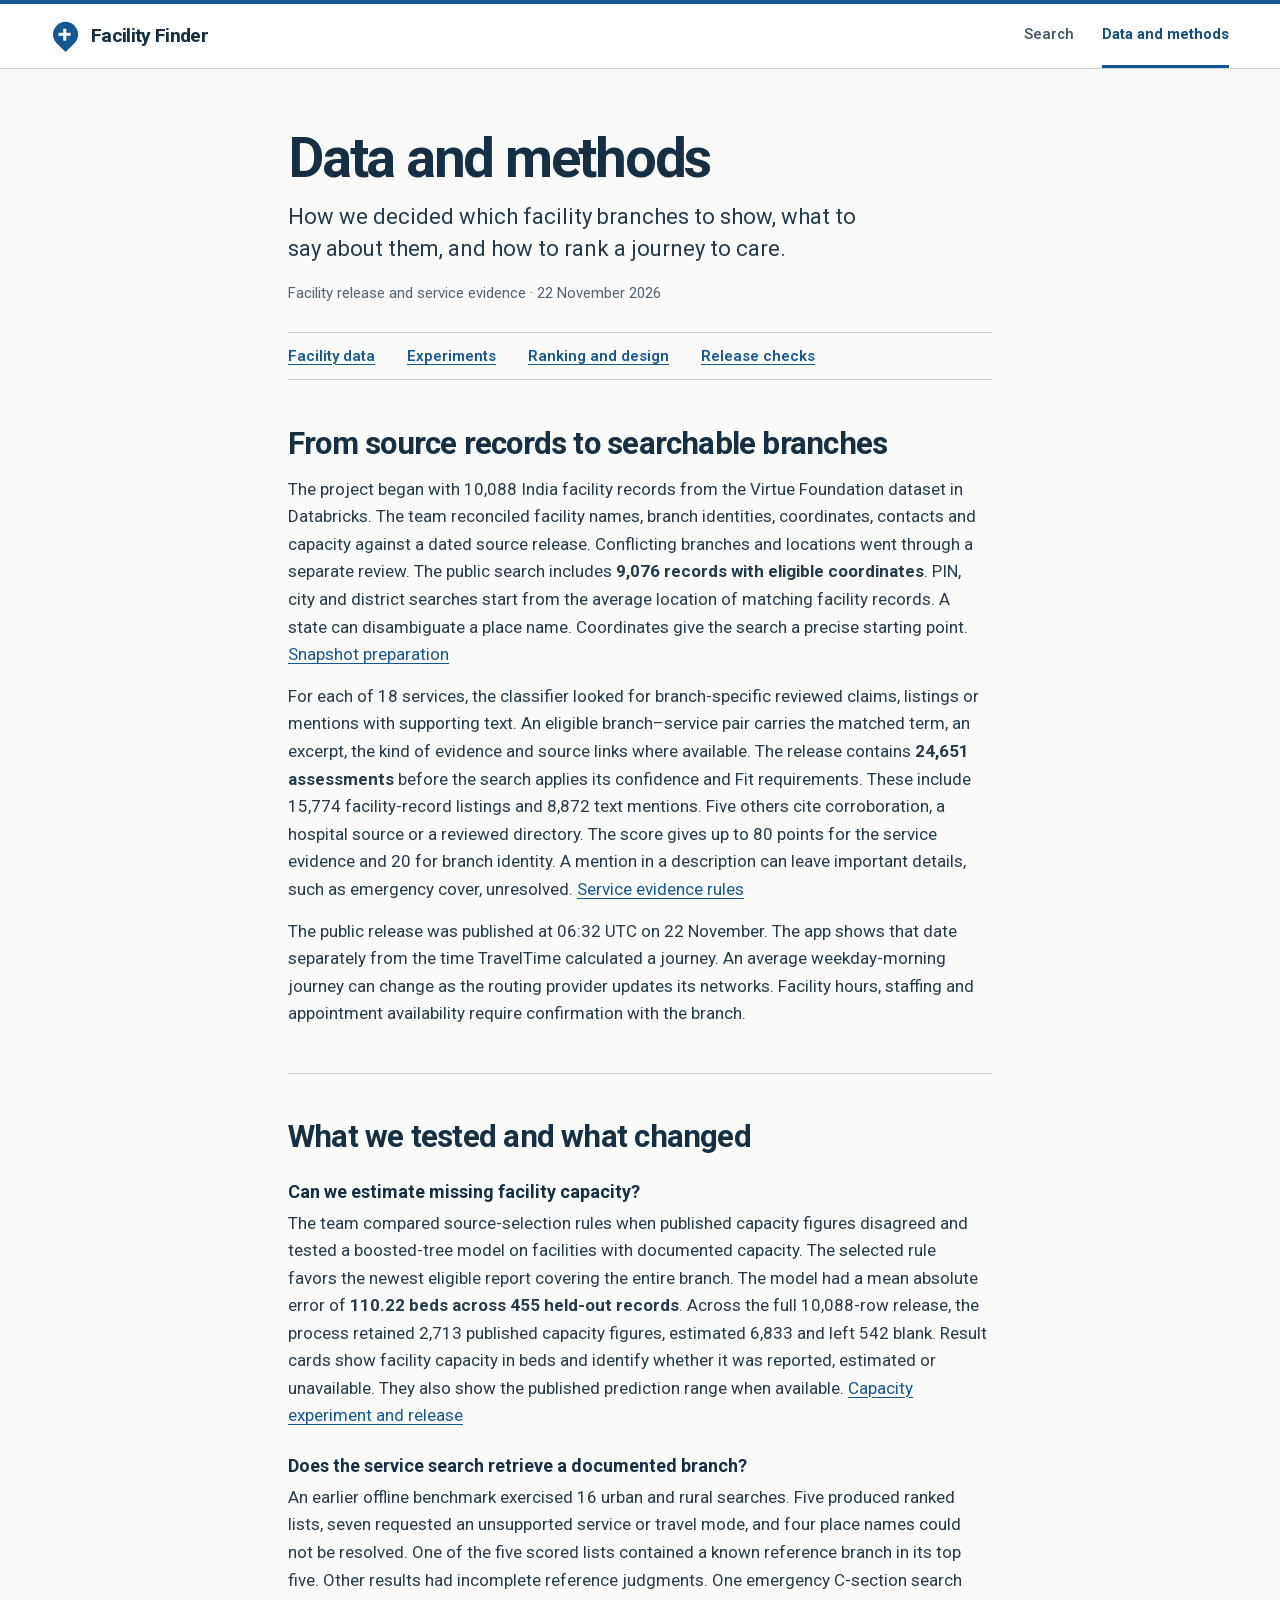
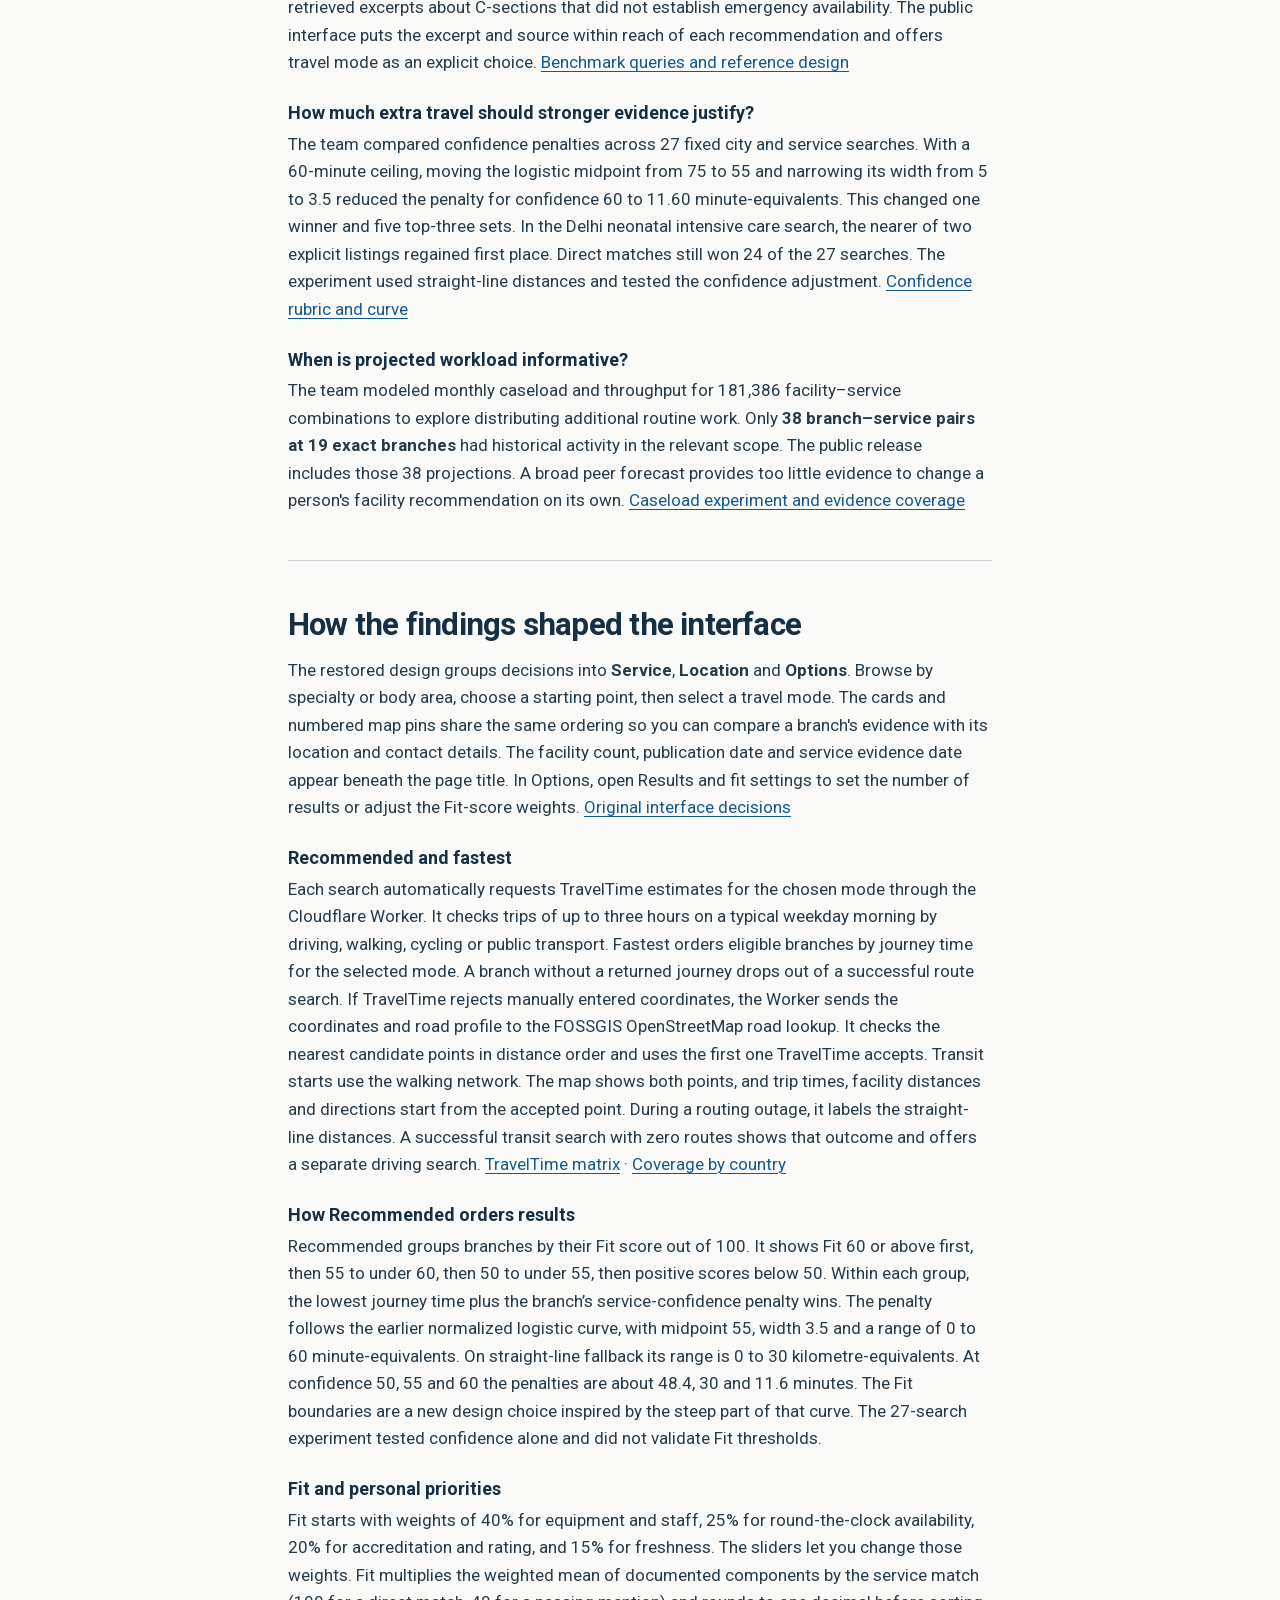
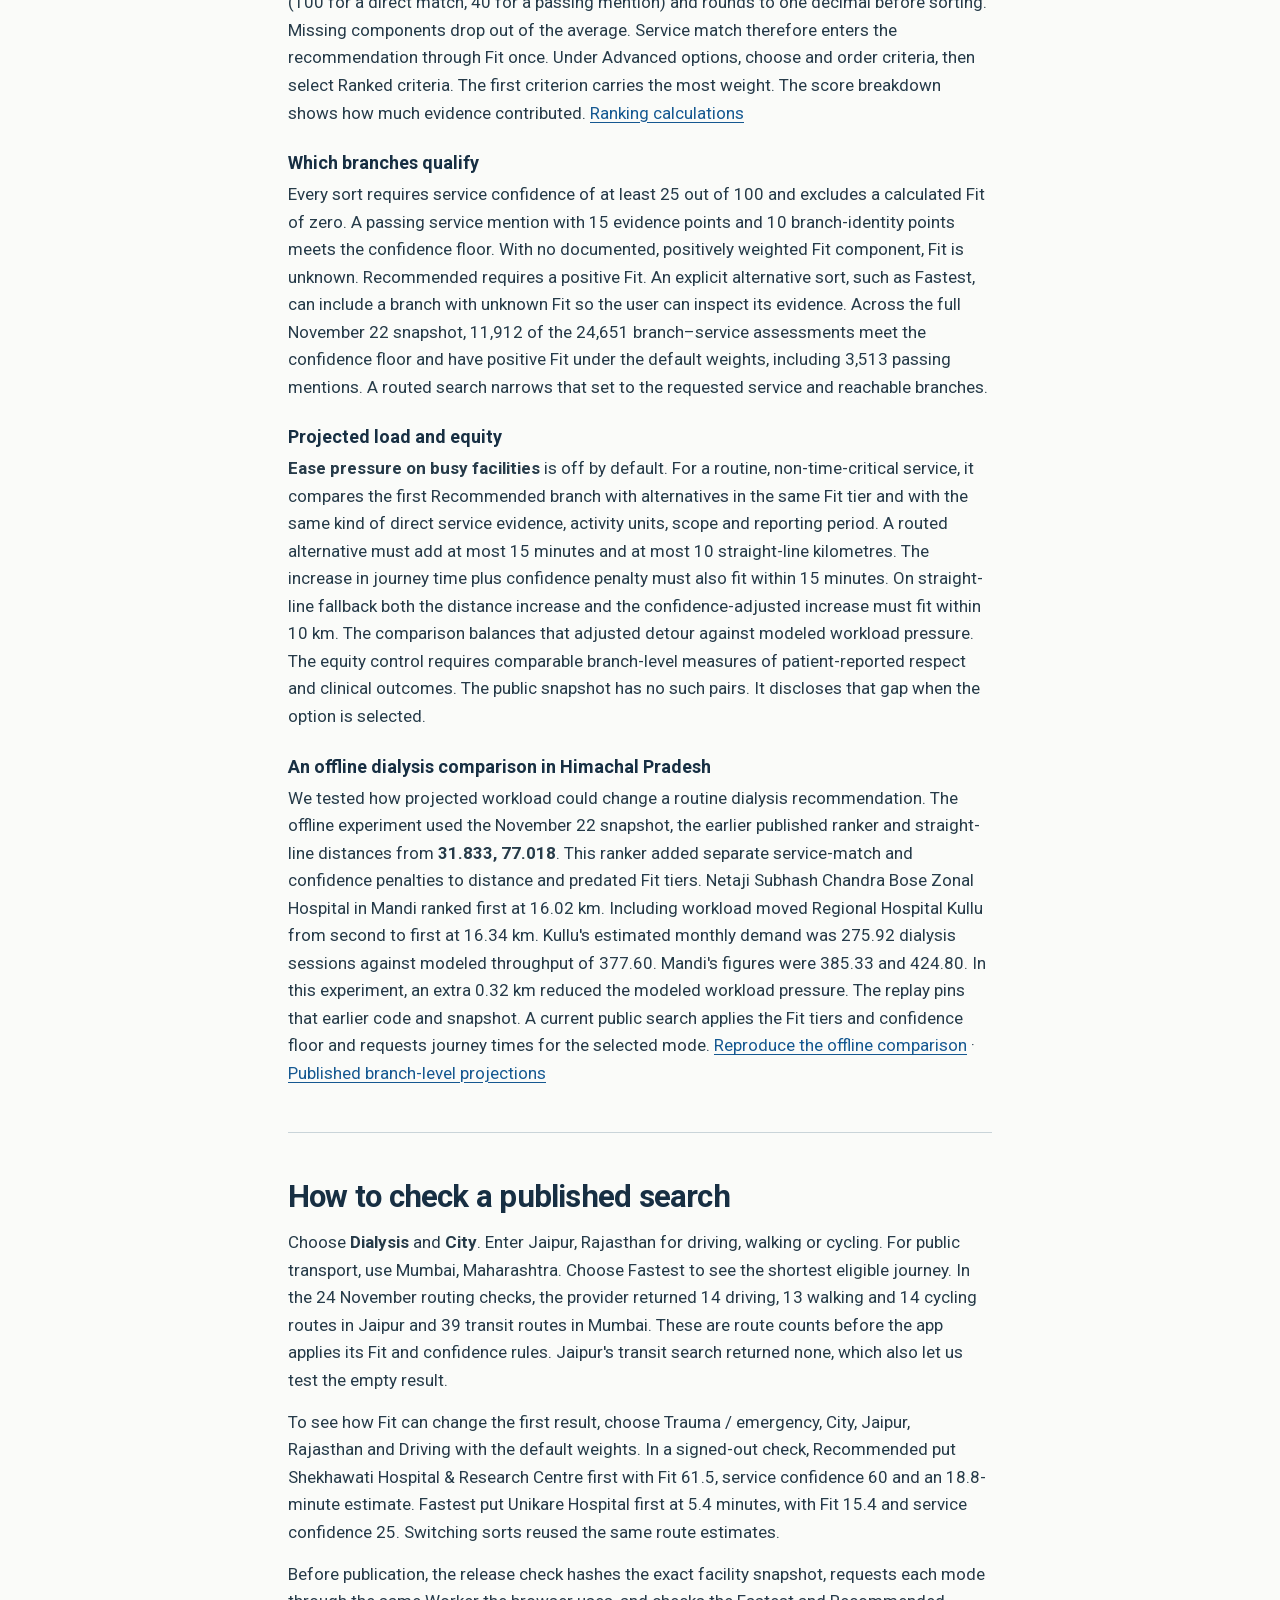
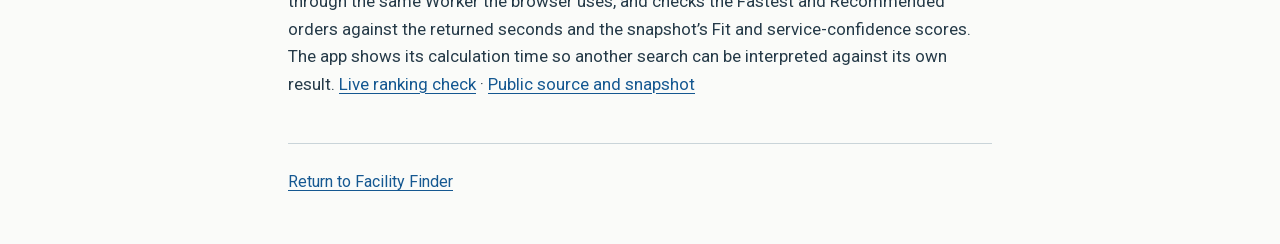
<file: methods.html>
<!doctype html>
<html lang="en">
<head>
  <meta charset="utf-8">
  <meta name="viewport" content="width=device-width, initial-scale=1">
  <meta name="robots" content="noindex">
  <meta name="description" content="How Facility Finder turned a dated facility release into evidence-backed searches and compared travel, fit and projected workload.">
  <title>Data and methods · Facility Finder</title>
  <link rel="stylesheet" href="./fonts/roboto.css">
  <link rel="stylesheet" href="./report.css?v=a8903397">
  <link rel="stylesheet" href="./directory.css?v=89f815fa">
</head>
<body>
  <header class="site-bar">
    <div class="site-bar-inner">
      <a class="site-brand" href="./"><span class="brand-pin" aria-hidden="true"></span>Facility Finder</a>
      <nav class="site-nav" aria-label="Main navigation">
        <a href="./">Search</a><a href="./methods.html" aria-current="page">Data and methods</a>
      </nav>
    </div>
  </header>
  <main>
    <header class="report-intro">
      <h1>Data and methods</h1>
      <p class="lead">How we decided which facility branches to show, what to say about them, and how to rank a journey to care.</p>
      <p class="date">Facility release and service evidence · <time datetime="2026-11-22">22 November 2026</time></p>
    </header>
    <nav class="section-nav" aria-label="Report sections">
      <a href="#release">Facility data</a>
      <a href="#experiments">Experiments</a>
      <a href="#ranking">Ranking and design</a>
      <a href="#checks">Release checks</a>
    </nav>

    <section id="release" aria-labelledby="release-heading" tabindex="-1">
      <h2 id="release-heading">From source records to searchable branches</h2>
      <p>The project began with 10,088 India facility records from the Virtue Foundation dataset in Databricks. The team reconciled facility names, branch identities, coordinates, contacts and capacity against a dated source release. Conflicting branches and locations went through a separate review. The public search includes <strong>9,076 records with eligible coordinates</strong>. PIN, city and district searches start from the average location of matching facility records. A state can disambiguate a place name. Coordinates give the search a precise starting point. <a href="https://github.com/yana-157/facility-finder/blob/main/build_data.py">Snapshot preparation</a></p>
      <p>For each of 18 services, the classifier looked for branch-specific reviewed claims, listings or mentions with supporting text. An eligible branch–service pair carries the matched term, an excerpt, the kind of evidence and source links where available. The release contains <strong>24,651 assessments</strong> before the search applies its confidence and Fit requirements. These include 15,774 facility-record listings and 8,872 text mentions. Five others cite corroboration, a hospital source or a reviewed directory. The score gives up to 80 points for the service evidence and 20 for branch identity. A mention in a description can leave important details, such as emergency cover, unresolved. <a href="https://github.com/augustchu/datathon-F26/blob/ed9d1a8/first-prototype/classic_confidence.py">Service evidence rules</a></p>
      <p>The public release was published at 06:32 UTC on 22 November. The app shows that date separately from the time TravelTime calculated a journey. An average weekday-morning journey can change as the routing provider updates its networks. Facility hours, staffing and appointment availability require confirmation with the branch.</p>
    </section>
    <section id="experiments" aria-labelledby="experiments-heading" tabindex="-1">
      <h2 id="experiments-heading">What we tested and what changed</h2>
      <h3>Can we estimate missing facility capacity?</h3>
      <p>The team compared source-selection rules when published capacity figures disagreed and tested a boosted-tree model on facilities with documented capacity. The selected rule favors the newest eligible report covering the entire branch. The model had a mean absolute error of <strong>110.22 beds across 455 held-out records</strong>. Across the full 10,088-row release, the process retained 2,713 published capacity figures, estimated 6,833 and left 542 blank. Result cards show facility capacity in beds and identify whether it was reported, estimated or unavailable. They also show the published prediction range when available. <a href="https://github.com/augustchu/datathon-F26/blob/ed9d1a8/max-supplemented-data/experiments/capacity/NEWEST_CAPACITY_RELEASE.md">Capacity experiment and release</a></p>
      <h3>Does the service search retrieve a documented branch?</h3>
      <p>An earlier offline benchmark exercised 16 urban and rural searches. Five produced ranked lists, seven requested an unsupported service or travel mode, and four place names could not be resolved. One of the five scored lists contained a known reference branch in its top five. Other results had incomplete reference judgments. One emergency C-section search retrieved excerpts about C-sections that did not establish emergency availability. The public interface puts the excerpt and source within reach of each recommendation and offers travel mode as an explicit choice. <a href="https://github.com/augustchu/datathon-F26/tree/18335aa/recommendation-benchmark">Benchmark queries and reference design</a></p>
      <h3>How much extra travel should stronger evidence justify?</h3>
      <p>The team compared confidence penalties across 27 fixed city and service searches. With a 60-minute ceiling, moving the logistic midpoint from 75 to 55 and narrowing its width from 5 to 3.5 reduced the penalty for confidence 60 to 11.60 minute-equivalents. This changed one winner and five top-three sets. In the Delhi neonatal intensive care search, the nearer of two explicit listings regained first place. Direct matches still won 24 of the 27 searches. The experiment used straight-line distances and tested the confidence adjustment. <a href="https://github.com/augustchu/datathon-F26/blob/ed9d1a8/first-prototype/classic_confidence.py">Confidence rubric and curve</a></p>
      <h3>When is projected workload informative?</h3>
      <p>The team modeled monthly caseload and throughput for 181,386 facility–service combinations to explore distributing additional routine work. Only <strong>38 branch–service pairs at 19 exact branches</strong> had historical activity in the relevant scope. The public release includes those 38 projections. A broad peer forecast provides too little evidence to change a person's facility recommendation on its own. <a href="https://github.com/augustchu/datathon-F26/blob/af89658/non-ml/caseload/NETWORK_CASELOAD.md">Caseload experiment and evidence coverage</a></p>
    </section>
    <section id="ranking" aria-labelledby="ranking-heading" tabindex="-1">
      <h2 id="ranking-heading">How the findings shaped the interface</h2>
      <p>The restored design groups decisions into <strong>Service</strong>, <strong>Location</strong> and <strong>Options</strong>. Browse by specialty or body area, choose a starting point, then select a travel mode. The cards and numbered map pins share the same ordering so you can compare a branch's evidence with its location and contact details. The facility count, publication date and service evidence date appear beneath the page title. In Options, open Results and fit settings to set the number of results or adjust the Fit-score weights. <a href="https://github.com/augustchu/datathon-F26/blob/ed9d1a8/first-prototype/MAP_RESTORE.md">Original interface decisions</a></p>
      <dl>
        <dt>Recommended and fastest</dt><dd>Each search automatically requests TravelTime estimates for the chosen mode through the Cloudflare Worker. It checks trips of up to three hours on a typical weekday morning by driving, walking, cycling or public transport. Fastest orders eligible branches by journey time for the selected mode. A branch without a returned journey drops out of a successful route search. If TravelTime rejects manually entered coordinates, the Worker sends the coordinates and road profile to the FOSSGIS OpenStreetMap road lookup. It checks the nearest candidate points in distance order and uses the first one TravelTime accepts. Transit starts use the walking network. The map shows both points, and trip times, facility distances and directions start from the accepted point. During a routing outage, it labels the straight-line distances. A successful transit search with zero routes shows that outcome and offers a separate driving search. <a href="https://docs.traveltime.com/api/reference/time-filter-fast">TravelTime matrix</a> · <a href="https://docs.traveltime.com/api/overview/supported-countries">Coverage by country</a></dd>
        <dt>How Recommended orders results</dt><dd>Recommended groups branches by their Fit score out of 100. It shows Fit 60 or above first, then 55 to under 60, then 50 to under 55, then positive scores below 50. Within each group, the lowest journey time plus the branch’s service-confidence penalty wins. The penalty follows the earlier normalized logistic curve, with midpoint 55, width 3.5 and a range of 0 to 60 minute-equivalents. On straight-line fallback its range is 0 to 30 kilometre-equivalents. At confidence 50, 55 and 60 the penalties are about 48.4, 30 and 11.6 minutes. The Fit boundaries are a new design choice inspired by the steep part of that curve. The 27-search experiment tested confidence alone and did not validate Fit thresholds.</dd>
        <dt>Fit and personal priorities</dt><dd>Fit starts with weights of 40% for equipment and staff, 25% for round-the-clock availability, 20% for accreditation and rating, and 15% for freshness. The sliders let you change those weights. Fit multiplies the weighted mean of documented components by the service match (100 for a direct match, 40 for a passing mention) and rounds to one decimal before sorting. Missing components drop out of the average. Service match therefore enters the recommendation through Fit once. Under Advanced options, choose and order criteria, then select Ranked criteria. The first criterion carries the most weight. The score breakdown shows how much evidence contributed. <a href="https://github.com/yana-157/facility-finder/blob/main/ranking.js">Ranking calculations</a></dd>
        <dt>Which branches qualify</dt><dd>Every sort requires service confidence of at least 25 out of 100 and excludes a calculated Fit of zero. A passing service mention with 15 evidence points and 10 branch-identity points meets the confidence floor. With no documented, positively weighted Fit component, Fit is unknown. Recommended requires a positive Fit. An explicit alternative sort, such as Fastest, can include a branch with unknown Fit so the user can inspect its evidence. Across the full November 22 snapshot, 11,912 of the 24,651 branch–service assessments meet the confidence floor and have positive Fit under the default weights, including 3,513 passing mentions. A routed search narrows that set to the requested service and reachable branches.</dd>
        <dt>Projected load and equity</dt><dd><strong>Ease pressure on busy facilities</strong> is off by default. For a routine, non-time-critical service, it compares the first Recommended branch with alternatives in the same Fit tier and with the same kind of direct service evidence, activity units, scope and reporting period. A routed alternative must add at most 15 minutes and at most 10 straight-line kilometres. The increase in journey time plus confidence penalty must also fit within 15 minutes. On straight-line fallback both the distance increase and the confidence-adjusted increase must fit within 10 km. The comparison balances that adjusted detour against modeled workload pressure. The equity control requires comparable branch-level measures of patient-reported respect and clinical outcomes. The public snapshot has no such pairs. It discloses that gap when the option is selected.</dd>
      </dl>
      <h3>An offline dialysis comparison in Himachal Pradesh</h3>
      <p>We tested how projected workload could change a routine dialysis recommendation. The offline experiment used the November 22 snapshot, the earlier published ranker and straight-line distances from <strong>31.833, 77.018</strong>. This ranker added separate service-match and confidence penalties to distance and predated Fit tiers. Netaji Subhash Chandra Bose Zonal Hospital in Mandi ranked first at 16.02 km. Including workload moved Regional Hospital Kullu from second to first at 16.34 km. Kullu's estimated monthly demand was 275.92 dialysis sessions against modeled throughput of 377.60. Mandi's figures were 385.33 and 424.80. In this experiment, an extra 0.32 km reduced the modeled workload pressure. The replay pins that earlier code and snapshot. A current public search applies the Fit tiers and confidence floor and requests journey times for the selected mode. <a href="https://github.com/yana-157/facility-finder#replay-the-dialysis-comparison-offline">Reproduce the offline comparison</a> · <a href="https://github.com/augustchu/datathon-F26/blob/9fe804b/first-prototype/projected_load.csv">Published branch-level projections</a></p>
    </section>
    <section id="checks" aria-labelledby="checks-heading" tabindex="-1">
      <h2 id="checks-heading">How to check a published search</h2>
      <p>Choose <strong>Dialysis</strong> and <strong>City</strong>. Enter Jaipur, Rajasthan for driving, walking or cycling. For public transport, use Mumbai, Maharashtra. Choose Fastest to see the shortest eligible journey. In the 24 November routing checks, the provider returned 14 driving, 13 walking and 14 cycling routes in Jaipur and 39 transit routes in Mumbai. These are route counts before the app applies its Fit and confidence rules. Jaipur's transit search returned none, which also let us test the empty result.</p>
      <p>To see how Fit can change the first result, choose Trauma / emergency, City, Jaipur, Rajasthan and Driving with the default weights. In a signed-out check, Recommended put Shekhawati Hospital &amp; Research Centre first with Fit 61.5, service confidence 60 and an 18.8-minute estimate. Fastest put Unikare Hospital first at 5.4 minutes, with Fit 15.4 and service confidence 25. Switching sorts reused the same route estimates.</p>
      <p>Before publication, the release check hashes the exact facility snapshot, requests each mode through the same Worker the browser uses, and checks the Fastest and Recommended orders against the returned seconds and the snapshot’s Fit and service-confidence scores. The app shows its calculation time so another search can be interpreted against its own result. <a href="https://github.com/yana-157/facility-finder/blob/main/scripts/check-travel-ranking.mjs">Live ranking check</a> · <a href="https://github.com/yana-157/facility-finder">Public source and snapshot</a></p>
    </section>
    <footer><a href="./">Return to Facility Finder</a></footer>
  </main>
</body>
</html>
</file>
<file: fonts/roboto.css>
@font-face {
  font-family: Roboto;
  src: url("./roboto-latin.woff2") format("woff2");
  font-weight: 100 900;
  font-style: normal;
  font-display: swap;
}

:root {
  font-family: Roboto, Arial, sans-serif;
}
</file>
<file: report.css>
:root {
  color-scheme: light;
  --ink: #172f43;
  --text: #263b49;
  --muted: #526574;
  --action: #155891;
  --rule: #c9d4d9;
  color: var(--text);
  background: #fafbf9;
  line-height: 1.62;
}

*, *::before, *::after { box-sizing: border-box; }
body { margin: 0; }
main { width: min(44rem, calc(100% - 2.5rem)); margin-inline: auto; }
footer a { display: inline-flex; align-items: center; min-height: 2.75rem; }

a { color: var(--action); text-decoration-thickness: 1px; text-underline-offset: .18em; }
a:hover { color: var(--ink); text-decoration-thickness: 2px; }
:focus-visible { outline: 3px solid var(--action); outline-offset: 3px; }

.report-intro { padding-block: clamp(2rem, 5vw, 3.75rem) 1.65rem; }
h1, h2, h3, dt { color: var(--ink); }
h1, h2, h3 { margin: 0; text-wrap: balance; }
h1 { font-size: clamp(2.35rem, 5.8vw, 3.5rem); line-height: 1.06; letter-spacing: -.04em; }
h2 { font-size: clamp(1.5rem, 3vw, 1.95rem); line-height: 1.2; letter-spacing: -.025em; }
h3, dt { font-size: 1.125rem; line-height: 1.4; font-weight: 700; }
p, dl, dd { margin: 0; }
.lead { max-width: 36rem; font-size: clamp(1.125rem, 2.4vw, 1.375rem); line-height: 1.45; margin-top: .8rem; }
.date { margin-top: 1rem; color: var(--muted); font-size: .9375rem; }
.date time { white-space: nowrap; }

.section-nav { display: flex; flex-wrap: wrap; column-gap: clamp(1rem, 3vw, 2rem); border-block: 1px solid var(--rule); }
.section-nav a { display: inline-flex; align-items: center; min-height: 2.9rem; font-size: .9375rem; font-weight: 600; }

section { padding-block: clamp(1.9rem, 4.5vw, 2.8rem); scroll-margin-top: 1.25rem; }
section + section, footer { border-top: 1px solid var(--rule); }
section p, dd { font-size: clamp(1rem, 1.35vw, 1.0625rem); max-width: 70ch; }
section h2 + p { margin-top: .85rem; }
section p + p { margin-top: .9rem; }
h3, dt { margin-top: 1.45rem; }
h3 + p, dd { margin-top: .35rem; }
footer { padding-block: 1rem 2.5rem; }

@media (max-width: 34rem) {
  .section-nav { display: grid; grid-template-columns: auto auto; justify-content: start; column-gap: 1.25rem; }
  .section-nav a { min-height: 2.75rem; }
}
</file>
<file: directory.css>
/* Shared masthead for the directory and methods report. */
.site-bar {
  border-top: 4px solid #155891;
  border-bottom: 1px solid #c9d4d9;
  background: #fff;
  color: #172f43;
}
.site-bar-inner {
  width: min(78rem, calc(100% - 2 * clamp(1.15rem, 4vw, 4rem)));
  margin-inline: auto;
  min-height: 4rem;
  display: flex;
  align-items: stretch;
  justify-content: space-between;
  gap: 1rem;
}
.site-brand {
  display: inline-flex;
  align-items: center;
  gap: .72rem;
  min-height: 44px;
  color: #172f43;
  text-decoration: none;
  font-size: 1.2rem;
  font-weight: 730;
  letter-spacing: -.035em;
  white-space: nowrap;
}
.site-brand:hover { color: #155891; }
.brand-pin {
  position: relative;
  flex: none;
  width: 1.55rem;
  height: 1.55rem;
  margin: -.16rem .12rem .06rem .1rem;
  transform: rotate(-45deg);
  border-radius: 50% 50% 50% 0;
  background: #155891;
}
.brand-pin::before, .brand-pin::after {
  content: "";
  position: absolute;
  top: 50%;
  left: 50%;
  width: .78rem;
  height: .2rem;
  transform: translate(-50%, -50%) rotate(45deg);
  background: #fff;
}
.brand-pin::after { transform: translate(-50%, -50%) rotate(-45deg); }
.site-nav { display: flex; align-items: stretch; gap: clamp(.9rem, 2.2vw, 2rem); }
.site-nav a {
  display: inline-flex;
  align-items: center;
  min-height: 44px;
  padding: .1rem 0 0;
  border-bottom: 3px solid transparent;
  color: #405766;
  text-decoration: none;
  font-size: .92rem;
  font-weight: 550;
  white-space: nowrap;
}
.site-nav a:hover { color: #105086; text-decoration: underline; text-underline-offset: .23em; }
.site-nav a[aria-current="page"] { border-bottom-color: #155891; color: #154e7c; font-weight: 700; }
@media (max-width: 30rem) {
  .site-bar-inner { min-height: 3.6rem; gap: .7rem; }
  .site-brand { font-size: 1.02rem; gap: .48rem; }
  .brand-pin { width: 1.3rem; height: 1.3rem; }
  .site-nav { gap: .85rem; }
  .site-nav a { font-size: .82rem; }
}
@media (max-width: 22.5rem) {
  .site-bar-inner { width: calc(100% - 1.6rem); }
  .site-nav { gap: .55rem; }
}
</file>
